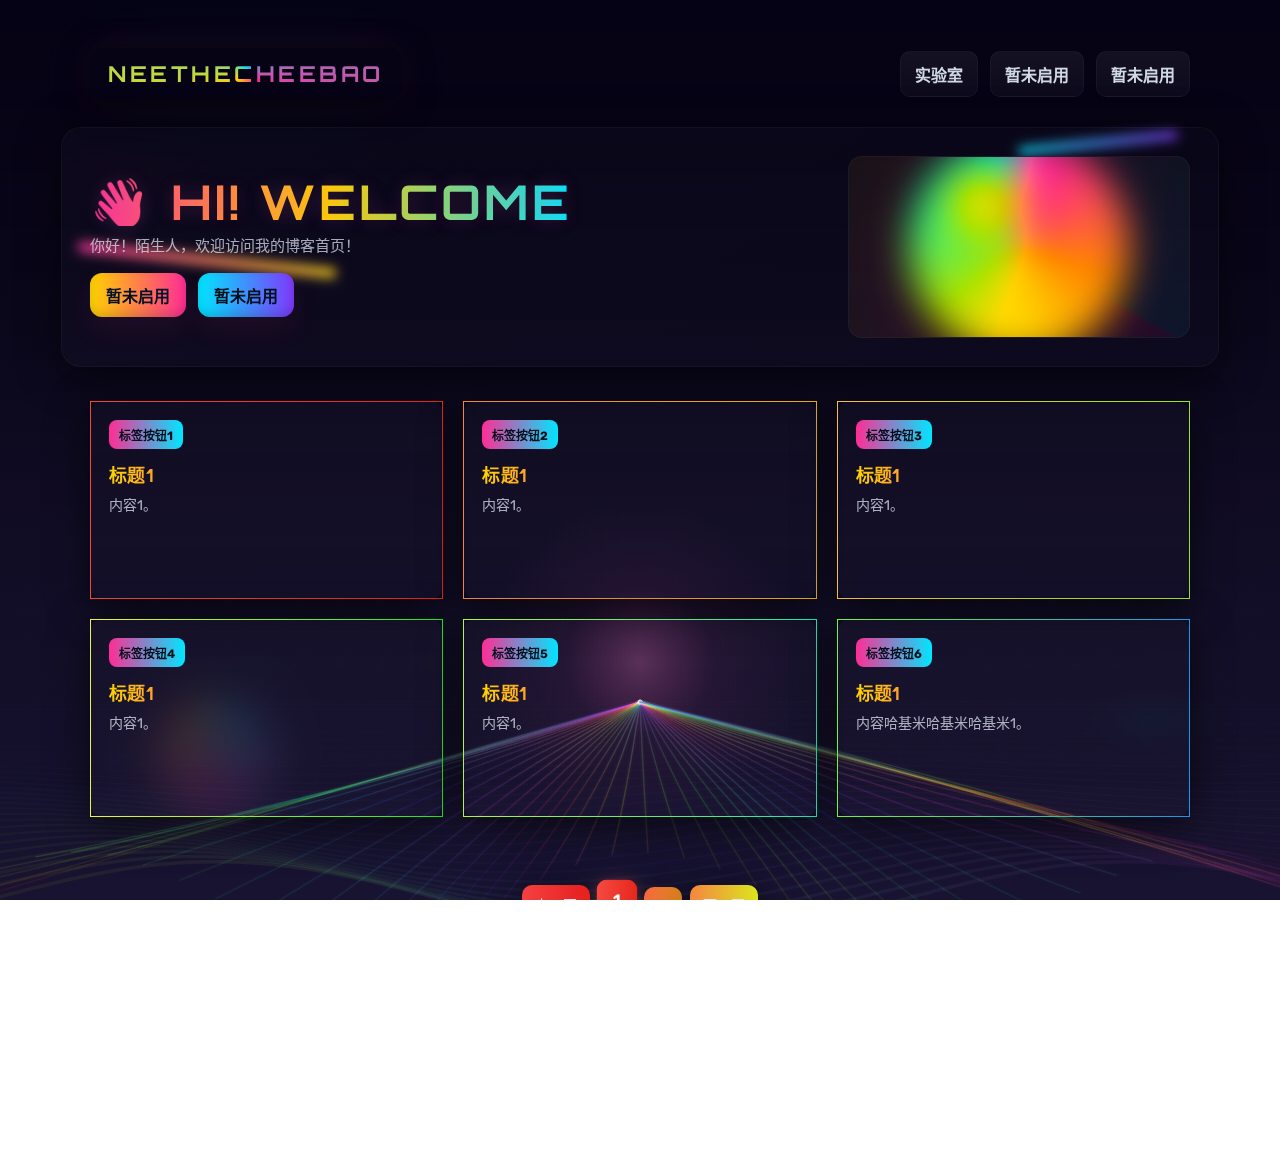
<file: index.html>
<!doctype html>
<html lang="zh-CN">
<head>
  <meta charset="utf-8" />
  <meta name="viewport" content="width=device-width,initial-scale=1" />
 
  <link rel="shortcut icon" href="assets/images/icon/favicon.ico" type="image/x-icon">
  <link rel="icon" href="assets/images/icon/favicon.ico" type="image/x-icon">
  <link rel="icon" type="image/png" sizes="16x16" href="assets/images/icon/favicon-16x16.png">
  <link rel="icon" type="image/png" sizes="32x32" href="assets/images/icon/favicon-32x32.png">
  <link rel="apple-touch-icon" sizes="180x180" href="assets/images/icon/apple-touch-icon.png">
  <link rel="icon" type="image/png" sizes="192x192" href="assets/images/icon/android-chrome-192x192.png">
  <link rel="icon" type="image/png" sizes="512x512" href="assets/images/icon/android-chrome-512x512.png">

  <title>NeetheCheeBaoHomePages</title>
  <link href="https://fonts.googleapis.com/css2?family=Orbitron:wght@400;700&family=Rubik:wght@300;500;700&display=swap" rel="stylesheet">
  <link rel="stylesheet" href="assets/css/style.css">
</head>
<body>
  <canvas id="grid"></canvas>
  <div class="scene">
    <div class="grid" aria-hidden="true"></div>
    <div class="floating f1" aria-hidden="true"></div>
    <div class="floating f2" aria-hidden="true"></div>
    <div class="floating f3" aria-hidden="true"></div>

    <header class="header">
      <a class="logo" href="#">
        <div class="badge">NEETHECHEEBAO</div>
      </a>
      <nav>
        <a class="nav-btn" href="#">实验室</a>
        <a class="nav-btn" href="#">暂未启用</a>
        <a class="nav-btn" href="#">暂未启用</a>
      </nav>
    </header>

    <section class="hero" role="banner">
      <div class="hero-left">
        <h1 class="title">👋 Hi! Welcome</h1>
        <p class="subtitle">你好！陌生人，欢迎访问我的博客首页！</p>
        <div class="cta">
          <a class="btn" href="#">暂未启用</a>
          <a class="btn secondary" href="#">暂未启用</a>
        </div>
      </div>
      <div class="hero-right" aria-hidden="true">
        <div class="neon-sun"></div>
      </div>
    </section>

    <main class="posts" role="main" id="posts-container">
    </main>

    <div id="pagination" class="pagination"></div>

    <footer class="footer" role="contentinfo">
      <div>© 2025 NEETHECHEEBAO</div>
      <div style="display:flex;gap:8px;">
        <a class="nav-btn" href="about/index.html">关于我</a>
      </div>
    </footer>
  </div>

  <script type="module" src="assets/js/main.js"></script>
</body>
</html>
</file>
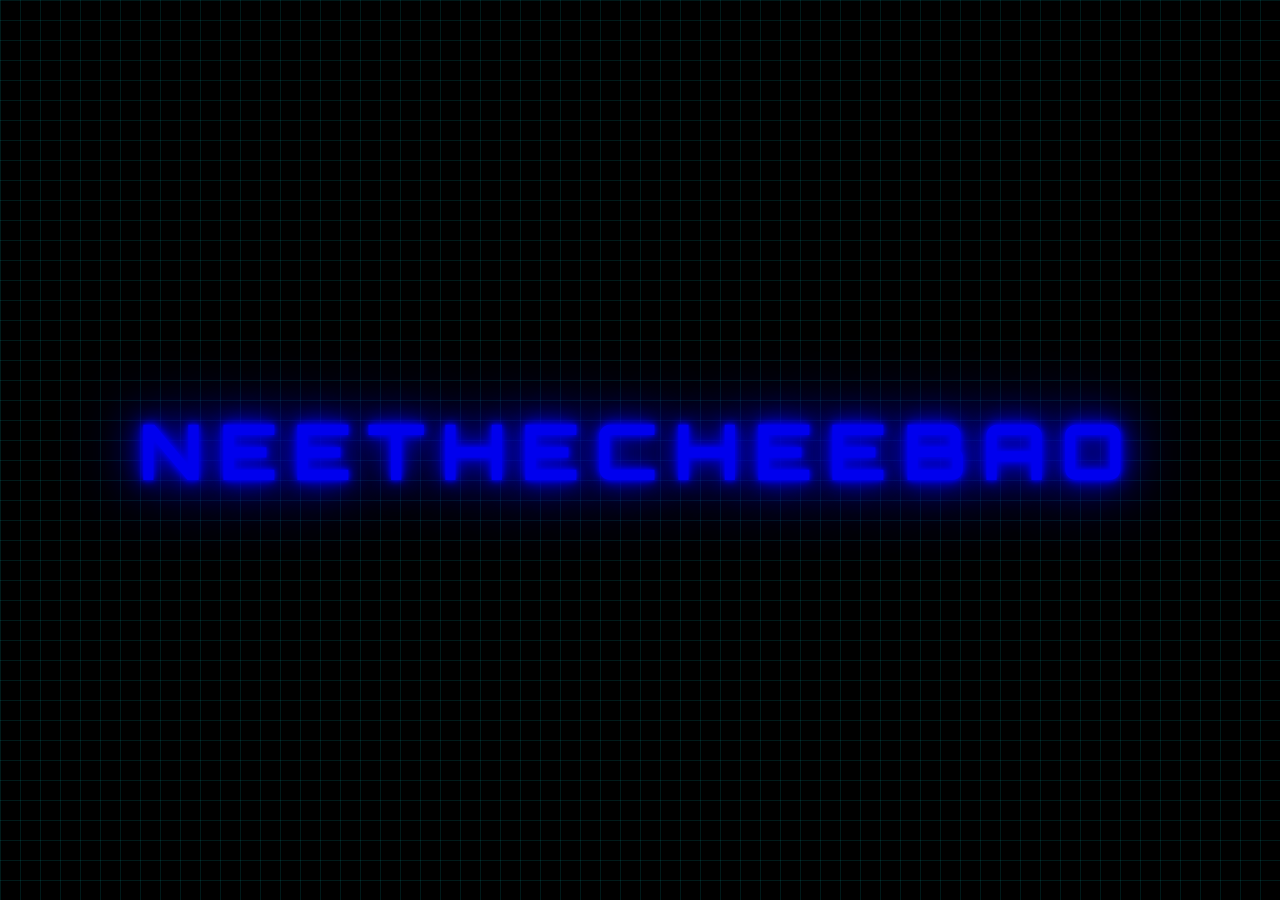
<file: about/index.html>
<!DOCTYPE html>
<html lang="en">
<head>
  <meta charset="UTF-8">
  <meta name="viewport" content="width=device-width, initial-scale=1.0">
  <title>About</title>
  <style>
    * {
      margin: 0;
      padding: 0;
      box-sizing: border-box;
    }
    body {
      min-height: 100vh;
      background: #000;
      display: flex;
      align-items: center;
      justify-content: center;
      font-family: 'Orbitron', sans-serif;
      overflow: hidden;
    }

    .bg-grid {
      position: absolute;
      top: 0;
      left: 0;
      width: 100%;
      height: 100%;
      background-image: 
        linear-gradient(rgba(0, 255, 255, 0.1) 1px, transparent 1px),
        linear-gradient(90deg, rgba(0, 255, 255, 0.1) 1px, transparent 1px);
      background-size: 20px 20px;
      z-index: 0;
    }

    .neon-text {
      position: relative;
      z-index: 1;
      font-size: 6vw;
      font-weight: 700;
      text-transform: uppercase;
      letter-spacing: 0.2em;
      text-decoration: none;

      text-shadow: 0 0 5px currentColor,
                   0 0 10px currentColor,
                   0 0 20px currentColor,
                   0 0 40px currentColor,
                   0 0 80px currentColor;
 
      animation: neonFlash 2s linear infinite;
    }

    .neon-text:hover {
      text-decoration: none;
    }

    @keyframes neonFlash {
      0% { color: #ff00ff; }
      33% { color: #00ffff; }
      66% { color: #ffff00; }
      100% { color: #ff00ff; }
    }

    @media (max-width: 768px) {
      .neon-text {
        font-size: 10vw;
        letter-spacing: 0.1em;
        text-align: center;
        padding: 0 20px;
      }
    }
  </style>

  <link href="https://fonts.googleapis.com/css2?family=Orbitron:wght@400;700;900&display=swap" rel="stylesheet">
</head>
<body>
  <div class="bg-grid"></div>

  <a href="https://github.com/NeetheCheeBao" target="_blank" class="neon-text">
    NEETHECHEEBAO
  </a>

</body>
</html>
</file>
<file: assets/css/style.css>
:root{
  --bg1: #0f0c29;
  --bg2: #302b63;
  --accent1: #ff2d95;
  --accent2: #00e6ff;
  --accent3: #ffd300;
  --glass: rgba(255,255,255,0.06);
  --glass-2: rgba(255,255,255,0.03);
  --card-glow: 0 8px 40px rgba(0,0,0,0.6);
  --neon-blur: 24px;
  --fade: linear-gradient(180deg, rgba(0,0,0,0.0), rgba(0,0,0,0.35));
  --vh: 100vh;
}

html,body{
  height:100%;
  margin:0;
  font-family:"Rubik",system-ui,-apple-system,"Segoe UI",Roboto,"Helvetica Neue",Arial;
  color:#e7eefc;
  -webkit-font-smoothing:antialiased;
  -moz-osx-font-smoothing:grayscale;
  background: radial-gradient(1200px 600px at 10% 20%, rgba(255,45,149,0.12), transparent 8%), radial-gradient(900px 400px at 90% 80%, rgba(0,230,255,0.08), transparent 8%), linear-gradient(180deg,var(--bg1),var(--bg2));
  overflow-x:hidden;
}

.scene{
  position:relative;
  min-height:100vh;
  display:flex;
  flex-direction:column;
  align-items:center;
  justify-content:flex-start;
  padding:48px 24px;
  gap:28px;
}

.header{
  width:100%;
  max-width:1100px;
  display:flex;
  align-items:center;
  justify-content:space-between;
  gap:12px;
}

.logo{
  display:flex;
  align-items:center;
  gap:16px;
  text-decoration:none;
}

.badge{
  font-family:"Orbitron",sans-serif;
  font-weight:700;
  letter-spacing:0.16em;
  font-size:22px;
  padding:12px 18px;
  border-radius:12px;
  background:linear-gradient(90deg, rgba(255,45,149,0.18), rgba(0,230,255,0.12));
  box-shadow:0 6px 30px rgba(0,0,0,0.6), 0 0 40px rgba(255,45,149,0.08), 0 0 80px rgba(0,230,255,0.06);
  color:transparent;
  -webkit-background-clip:text;
  background-clip:text;
  background-image: conic-gradient(from 120deg, #ff2d95, #ffd300, #00e6ff, #ff2d95);
  animation: hueRotate 8s linear infinite;
}

@keyframes hueRotate{
  0%{filter:hue-rotate(0deg)}
  50%{filter:hue-rotate(180deg)}
  100%{filter:hue-rotate(360deg)}
}

nav{
  display:flex;
  gap:12px;
  align-items:center;
}

.nav-btn{
  font-weight:600;
  padding:10px 14px;
  border-radius:10px;
  backdrop-filter: blur(6px);
  background:linear-gradient(180deg,var(--glass),var(--glass-2));
  border:1px solid rgba(255,255,255,0.04);
  color:rgba(231,238,252,0.9);
  text-decoration:none;
  transition:transform .25s ease, box-shadow .25s ease;
}

.nav-btn:hover{ transform:translateY(-4px); box-shadow:0 14px 30px rgba(0,0,0,0.6); }

.hero{
  width:100%;
  max-width:1100px;
  display:flex;
  gap:28px;
  align-items:center;
  justify-content:space-between;
  padding:28px;
  border-radius:20px;
  background:linear-gradient(135deg, rgba(255,255,255,0.02), rgba(255,255,255,0.01));
  border:1px solid rgba(255,255,255,0.04);
  box-shadow:var(--card-glow);
  position:relative;
  overflow:hidden;
}

.hero-left{
  max-width:60%;
}

.title{
  font-family:"Orbitron",sans-serif;
  font-size:48px;
  margin:0 0 8px 0;
  letter-spacing:0.06em;
  text-transform:uppercase;
  line-height:1;
  text-shadow: 0 0 18px rgba(255,45,149,0.18), 0 0 30px rgba(0,230,255,0.08);
  background: linear-gradient(90deg,#ff2d95,#ffd300,#00e6ff);
  background-clip: text;
  -webkit-background-clip: text;
  color:transparent;
  animation: titleShift 6s ease-in-out infinite;
}

@keyframes titleShift{
  0%{transform:translateY(0)}
  50%{transform:translateY(-6px) rotate(-0.6deg)}
  100%{transform:translateY(0)}
}

.subtitle{
  color:rgba(231,238,252,0.7);
  margin:0;
  font-size:15px;
}

.cta{
  margin-top:18px;
  display:flex;
  gap:12px;
}

.btn{
  padding:10px 16px;
  border-radius:12px;
  font-weight:700;
  text-decoration:none;
  color:#051029;
  background:linear-gradient(90deg,#ffd300,#ff2d95);
  box-shadow:0 12px 30px rgba(255,45,149,0.08), inset 0 -4px 10px rgba(0,0,0,0.15);
  transition:transform .18s ease;
}

.btn.secondary{
  background:linear-gradient(90deg,#00e6ff,#7f39fb);
  color:#02101b;
}

.hero-right{
  position:relative;
  width:340px;
  height:180px;
  border-radius:14px;
  overflow:hidden;
  display:flex;
  align-items:center;
  justify-content:center;
  background:conic-gradient(from 120deg, rgba(255,45,149,0.08), rgba(255,211,0,0.06), rgba(0,230,255,0.06));
  border:1px solid rgba(255,255,255,0.04);
  backdrop-filter: blur(6px);
}

.neon-sun{
  width:220px;
  height:220px;
  border-radius:50%;
  background:radial-gradient(circle at 35% 30%, #ffd300, rgba(255,211,0,0.8) 10%, transparent 25%), conic-gradient(#ff2d95, #ffd300, #00e6ff);
  filter:blur(18px) saturate(160%);
  animation: sunPulse 4s ease-in-out infinite;
  box-shadow:0 0 120px rgba(255,45,149,0.12), 0 0 40px rgba(255,211,0,0.06), 0 0 200px rgba(0,230,255,0.04);
}

@keyframes sunPulse{
  0%{transform:scale(0.94)}
  50%{transform:scale(1.05)}
  100%{transform:scale(0.94)}
}

.grid{
  position:fixed;
  left:50%;
  bottom:-5vh;
  width:200%;
  height:70vh;
  transform:translateX(-50%) perspective(800px) rotateX(62deg) translateY(20vh);
  background:
    linear-gradient(transparent 60%, rgba(255,255,255,0.03) 61%),
    repeating-linear-gradient(90deg, rgba(255,255,255,0.02) 0 1px, transparent 1px 40px),
    repeating-linear-gradient(0deg, rgba(255,255,255,0.02) 0 1px, transparent 1px 60px);
  opacity:0.85;
  mix-blend-mode:overlay;
  animation: gridMove 14s linear infinite;
  pointer-events:none;
}

@keyframes gridMove{
  0%{transform:translateX(-50%) perspective(800px) rotateX(62deg) translateY(20vh) translateZ(0)}
  100%{transform:translateX(-49%) perspective(800px) rotateX(62deg) translateY(20vh) translateZ(-120px)}
}

.posts{
  width:100%;
  max-width:1100px;
  display:grid;
  grid-template-columns:repeat(3,1fr);
  gap:20px;
  margin-top:6px;
}

.post{
  border-radius:14px;
  padding:18px;
  min-height:160px;
  background:linear-gradient(180deg, rgba(255,255,255,0.02), rgba(255,255,255,0.01));
  border:1px solid rgba(255,255,255,0.04);
  box-shadow:var(--card-glow);
  position:relative;
  overflow:hidden;
  transition:transform .28s cubic-bezier(.2,.9,.2,1), box-shadow .28s;
}

.post:hover{ transform:translateY(-8px) scale(1.01); box-shadow:0 26px 80px rgba(0,0,0,0.7); }

.post .tag{
  display:inline-block;
  font-weight:700;
  padding:6px 10px;
  border-radius:8px;
  font-size:12px;
  background:linear-gradient(90deg,#ff2d95,#00e6ff);
  color:#02101b;
  margin-bottom:12px;
}

.post h3{
  margin:0 0 8px 0;
  font-family:"Orbitron",sans-serif;
  font-size:18px;
  letter-spacing:0.02em;
  color:transparent;
  background:linear-gradient(90deg,#ffd300,#ff2d95,#00e6ff);
  -webkit-background-clip:text;
  background-clip:text;
}

.post p{
  margin:0;
  color:rgba(231,238,252,0.72);
  font-size:14px;
  line-height:1.55;
}

.floating{
  position:absolute;
  border-radius:8px;
  transform:translate3d(0,0,0);
  mix-blend-mode:screen;
  filter:blur(6px);
  opacity:0.9;
  pointer-events:none;
  animation: floaty 8s ease-in-out infinite;
}

.f1{ width:260px; height:10px; left:6%; top:22%; background:linear-gradient(90deg,#ff2d95,#ffd300); animation-duration:10s; animation-delay:-2s; transform:rotate(6deg); }
.f2{ width:160px; height:8px; right:8%; top:12%; background:linear-gradient(90deg,#00e6ff,#7f39fb); animation-duration:12s; animation-delay:0s; transform:rotate(-6deg); }
.f3{ width:120px; height:120px; left:12%; top:60%; border-radius:50%; background:conic-gradient(#00e6ff,#ff2d95,#ffd300); filter:blur(22px); opacity:0.16; animation-duration:14s; }

@keyframes floaty{
  0%{transform:translateY(0) rotate(0deg)}
  50%{transform:translateY(-18px) rotate(6deg)}
  100%{transform:translateY(0) rotate(0deg)}
}

.footer{
  width:100%;
  max-width:1100px;
  display:flex;
  gap:12px;
  align-items:center;
  justify-content:space-between;
  margin-top:36px;
  padding:18px;
  border-radius:12px;
  background:linear-gradient(180deg, rgba(255,255,255,0.01), rgba(255,255,255,0.02));
  border:1px solid rgba(255,255,255,0.03);
}

@media (max-width:980px){
  .posts{ grid-template-columns:repeat(2,1fr); }
  .hero-left{ max-width:55%; }
  .hero-right{ width:240px; height:140px; }
}

@media (max-width:640px){
  .header{ flex-direction:column; align-items:flex-start; gap:16px; }
  .posts{ grid-template-columns:1fr; }
  .hero{ flex-direction:column; align-items:flex-start; gap:18px; padding:18px; }
  .hero-left{ max-width:100%; }
  .hero-right{ width:100%; height:160px; border-radius:12px; }
  .title{ font-size:34px; }
}

.sr{ position:absolute; left:-9999px; top:auto; width:1px; height:1px; overflow:hidden; }
canvas#grid{position:fixed;inset:0;width:100vw;height:100vh;z-index:0;display:block}

/* 分页容器 */
.pagination {
  margin: 40px auto;
  text-align: center;
  position: relative;
  z-index: 10; /* 确保在背景之上 */
}

/* 复用博客卡片的基础样式 */
.pagination-btn,
.pagination-ellipsis {
  /* 复用博客卡片的背景和边框样式 */
  background: linear-gradient(180deg, rgba(255,255,255,0.02), rgba(255,255,255,0.01));
  border: 1px solid rgba(255,255,255,0.04);
  box-shadow: var(--card-glow);
  color: rgba(231,238,252,0.9);
  
  /* 保持正方形和居中 */
  display: inline-flex;
  align-items: center;
  justify-content: center;
  width: 36px;
  height: 36px;
  margin: 0 4px;
  border-radius: 10px; /* 与博客卡片相似的圆角 */
  font-size: 14px;
  transition: all 0.28s cubic-bezier(.2,.9,.2,1);
}

/* 页码按钮特有样式 */
.pagination-btn {
  cursor: pointer;
  position: relative;
  overflow: hidden;
  /* 边框渐变效果（与博客卡片统一） */
  border: double 1px transparent;
  background-image: 
    linear-gradient(180deg, rgba(255,255,255,0.02), rgba(255,255,255,0.01)),
    linear-gradient(90deg, hsl(0 90% 60%), hsl(0 80% 50%));
  background-origin: border-box;
  background-clip: padding-box, border-box;
}

/* 上一页/下一页按钮文字 */
.pagination-prev {
  content: "上一页";
}

.pagination-next {
  content: "下一页";
}

/* 调整上一页/下一页按钮宽度（适应文字） */
.pagination-prev,
.pagination-next {
  width: auto;
  padding: 0 12px;
}

/* 鼠标悬停效果（与博客卡片统一） */
.pagination-btn:hover {
  transform: translateY(-4px);
  box-shadow: 0 14px 30px rgba(0,0,0,0.6);
}

/* 修改 style.css 中的分页按钮选中状态 */
.pagination-btn.active {
  /* 更醒目的背景渐变（与主题色呼应） */
  background-image: 
    linear-gradient(180deg, rgba(255,255,255,0.15), rgba(255,255,255,0.1)),
    linear-gradient(90deg, var(--accent3), var(--accent1)); /* 用黄色到粉色的渐变增强对比 */
  
  /* 选中态放大+上浮效果 */
  transform: translateY(-6px) scale(1.08);
  
  /* 更强的发光效果 */
  box-shadow: 0 8px 24px rgba(255, 211, 0, 0.2), 0 0 12px rgba(255, 45, 149, 0.15);
  
  /* 文字颜色更亮 */
  color: #ffffff;
  font-weight: 700;
  
  /* 边框强化 */
  border: double 1.5px transparent;
  z-index: 20; /* 确保在其他按钮上方 */
}

/* 修复悬停状态与选中状态的层级关系 */
.pagination-btn.active:hover {
  transform: translateY(-6px) scale(1.08); /* 保持选中态的放大效果 */
  box-shadow: 0 12px 30px rgba(255, 211, 0, 0.25), 0 0 18px rgba(255, 45, 149, 0.2);
}
</file>
